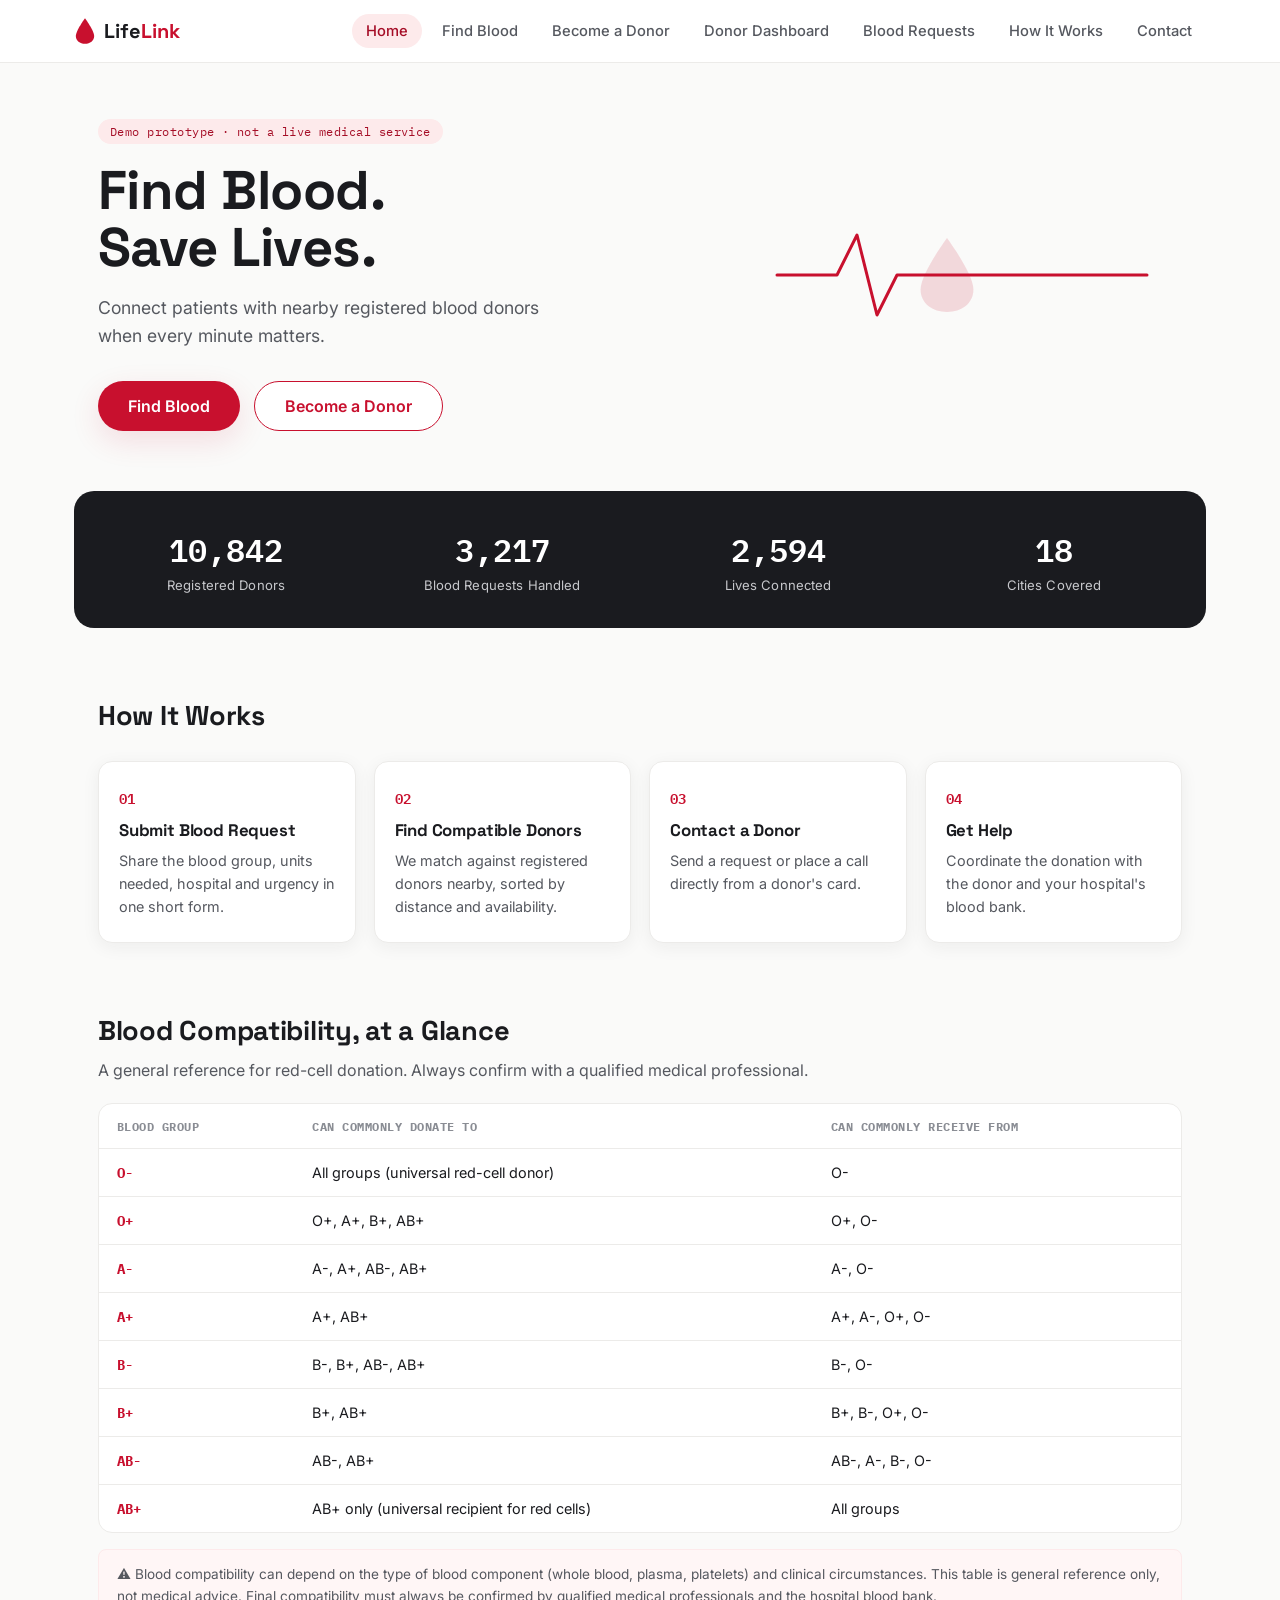
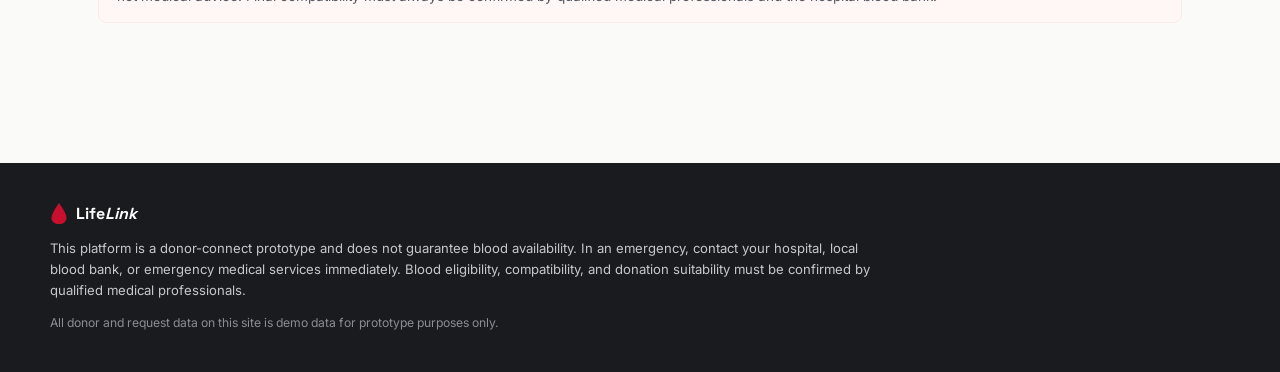
<file: index.html>
<!DOCTYPE html>
<html lang="en">
<head>
<meta charset="UTF-8">
<meta name="viewport" content="width=device-width, initial-scale=1.0">
<title>LifeLink — Smart Blood Donation Network</title>
<link rel="stylesheet" href="style.css">
<link rel="preconnect" href="https://fonts.googleapis.com">
<link href="https://fonts.googleapis.com/css2?family=Space+Grotesk:wght@500;600;700&family=Inter:wght@400;500;600;700&family=IBM+Plex+Mono:wght@500;600&display=swap" rel="stylesheet">
</head>
<body>

<!-- ============ NAVIGATION ============ -->
<header class="site-header">
  <div class="nav-wrap">
    <a href="#" class="brand" data-nav="home">
      <svg class="brand-drop" viewBox="0 0 24 28" width="22" height="26"><path d="M12 0C12 0 2 13.5 2 19.5C2 24.75 6.48 28 12 28C17.52 28 22 24.75 22 19.5C22 13.5 12 0 12 0Z"/></svg>
      <span>Life<em>Link</em></span>
    </a>

    <nav class="main-nav" id="mainNav">
      <a href="#" data-nav="home" class="nav-link active">Home</a>
      <a href="#" data-nav="find" class="nav-link">Find Blood</a>
      <a href="#" data-nav="register" class="nav-link">Become a Donor</a>
      <a href="#" data-nav="dashboard" class="nav-link">Donor Dashboard</a>
      <a href="#" data-nav="requests" class="nav-link">Blood Requests</a>
      <a href="#" data-nav="about" class="nav-link">How It Works</a>
      <a href="#" data-nav="contact" class="nav-link">Contact</a>
    </nav>

    <button class="hamburger" id="hamburgerBtn" aria-label="Toggle navigation">
      <span></span><span></span><span></span>
    </button>
  </div>
</header>

<main id="app">

  <!-- ============ HOME ============ -->
  <section class="page active" id="page-home">

    <div class="hero">
      <div class="hero-copy">
        <span class="eyebrow">Demo prototype · not a live medical service</span>
        <h1>Find Blood.<br>Save Lives.</h1>
        <p class="hero-sub">Connect patients with nearby registered blood donors when every minute matters.</p>
        <div class="hero-actions">
          <button class="btn btn-primary btn-lg" data-nav="find">Find Blood</button>
          <button class="btn btn-outline btn-lg" data-nav="register">Become a Donor</button>
        </div>
      </div>
      <div class="hero-visual" aria-hidden="true">
        <svg class="pulse-line" viewBox="0 0 400 120" preserveAspectRatio="none">
          <polyline points="0,60 90,60 110,20 130,100 150,60 400,60" fill="none"/>
        </svg>
        <svg class="hero-drop" viewBox="0 0 24 28"><path d="M12 0C12 0 2 13.5 2 19.5C2 24.75 6.48 28 12 28C17.52 28 22 24.75 22 19.5C22 13.5 12 0 12 0Z"/></svg>
      </div>
    </div>

    <section class="stats-strip">
      <div class="stat"><span class="stat-num" data-count="10842">0</span><span class="stat-label">Registered Donors</span></div>
      <div class="stat"><span class="stat-num" data-count="3217">0</span><span class="stat-label">Blood Requests Handled</span></div>
      <div class="stat"><span class="stat-num" data-count="2594">0</span><span class="stat-label">Lives Connected</span></div>
      <div class="stat"><span class="stat-num" data-count="18">0</span><span class="stat-label">Cities Covered</span></div>
    </section>

    <section class="how-section">
      <h2>How It Works</h2>
      <div class="steps-grid">
        <div class="step-card">
          <span class="step-index">01</span>
          <h3>Submit Blood Request</h3>
          <p>Share the blood group, units needed, hospital and urgency in one short form.</p>
        </div>
        <div class="step-card">
          <span class="step-index">02</span>
          <h3>Find Compatible Donors</h3>
          <p>We match against registered donors nearby, sorted by distance and availability.</p>
        </div>
        <div class="step-card">
          <span class="step-index">03</span>
          <h3>Contact a Donor</h3>
          <p>Send a request or place a call directly from a donor's card.</p>
        </div>
        <div class="step-card">
          <span class="step-index">04</span>
          <h3>Get Help</h3>
          <p>Coordinate the donation with the donor and your hospital's blood bank.</p>
        </div>
      </div>
    </section>

    <section class="compat-section">
      <h2>Blood Compatibility, at a Glance</h2>
      <p class="section-sub">A general reference for red-cell donation. Always confirm with a qualified medical professional.</p>
      <div class="compat-table-wrap">
        <table class="compat-table">
          <thead><tr><th>Blood Group</th><th>Can commonly donate to</th><th>Can commonly receive from</th></tr></thead>
          <tbody id="compatTableBody"></tbody>
        </table>
      </div>
      <p class="disclaimer-note">⚠️ Blood compatibility can depend on the type of blood component (whole blood, plasma, platelets) and clinical circumstances. This table is general reference only, not medical advice. Final compatibility must always be confirmed by qualified medical professionals and the hospital blood bank.</p>
    </section>

  </section>

  <!-- ============ FIND BLOOD ============ -->
  <section class="page" id="page-find">
    <div class="page-head">
      <h1>Find Blood</h1>
      <p>Search registered donors near your hospital or locality.</p>
    </div>

    <div class="emergency-banner">
      🚨 <strong>Emergency?</strong> This platform does not guarantee blood availability. For urgent medical situations, contact your hospital, local blood bank, or emergency services immediately.
    </div>

    <div class="find-layout">
      <form class="card form-card" id="findForm">
        <h2>Request Details</h2>

        <label>Patient Name
          <input type="text" id="fPatientName" placeholder="e.g. Anita Sharma" required>
        </label>

        <label>Required Blood Group
          <select id="fBloodGroup" required>
            <option value="">Select blood group</option>
            <option>A+</option><option>A-</option>
            <option>B+</option><option>B-</option>
            <option>AB+</option><option>AB-</option>
            <option>O+</option><option>O-</option>
          </select>
        </label>

        <div class="form-row">
          <label>Units Required
            <input type="number" id="fUnits" min="1" max="10" value="1" required>
          </label>
          <label>Urgency
            <select id="fUrgency" required>
              <option value="Normal">Normal</option>
              <option value="Urgent">Urgent</option>
              <option value="Critical">Critical</option>
            </select>
          </label>
        </div>

        <label>Hospital Name
          <input type="text" id="fHospital" placeholder="e.g. City Hospital" required>
        </label>

        <div class="form-row">
          <label>City
            <select id="fCity" required>
              <option value="">Select city</option>
              <option>Delhi</option><option>Noida</option><option>Gurugram</option>
            </select>
          </label>
          <label>Area / Pincode
            <input type="text" id="fArea" placeholder="e.g. Rohini or 110085">
          </label>
        </div>

        <label>Contact Number
          <input type="tel" id="fContact" placeholder="10-digit mobile number" required pattern="[0-9]{10}">
        </label>

        <button type="submit" class="btn btn-primary btn-full">Find Donors</button>
        <p class="form-error" id="findFormError"></p>
      </form>

      <div class="results-col">
        <div class="results-toolbar" id="resultsToolbar" style="display:none;">
          <span id="resultsCount"></span>
          <select id="sortSelect">
            <option value="distance">Sort: Nearest first</option>
            <option value="available">Sort: Available donors first</option>
            <option value="recent">Sort: Recently active</option>
          </select>
        </div>
        <div class="donor-results" id="donorResults">
          <div class="empty-state">
            <svg viewBox="0 0 24 28" width="40" height="46"><path d="M12 0C12 0 2 13.5 2 19.5C2 24.75 6.48 28 12 28C17.52 28 22 24.75 22 19.5C22 13.5 12 0 12 0Z"/></svg>
            <p>Fill the form to search for compatible, nearby donors.</p>
          </div>
        </div>
      </div>
    </div>

    <p class="disclaimer-note footer-disclaimer">This platform is a donor-connect prototype and does not guarantee blood availability. In an emergency, contact your hospital, local blood bank, or emergency medical services immediately. Blood eligibility, compatibility, and donation suitability must be confirmed by qualified medical professionals.</p>
  </section>

  <!-- ============ REGISTER AS DONOR ============ -->
  <section class="page" id="page-register">
    <div class="page-head">
      <h1>Become a Donor</h1>
      <p>Register once — help save lives whenever you're available.</p>
    </div>

    <form class="card form-card wide" id="registerForm">
      <div class="form-row">
        <label>Full Name
          <input type="text" id="rName" required>
        </label>
        <label>Age
          <input type="number" id="rAge" min="18" max="65" required>
        </label>
      </div>

      <div class="form-row">
        <label>Blood Group
          <select id="rBloodGroup" required>
            <option value="">Select blood group</option>
            <option>A+</option><option>A-</option>
            <option>B+</option><option>B-</option>
            <option>AB+</option><option>AB-</option>
            <option>O+</option><option>O-</option>
          </select>
        </label>
        <label>Phone Number
          <input type="tel" id="rPhone" placeholder="10-digit mobile number" pattern="[0-9]{10}" required>
        </label>
      </div>

      <div class="form-row">
        <label>City
          <select id="rCity" required>
            <option value="">Select city</option>
            <option>Delhi</option><option>Noida</option><option>Gurugram</option>
          </select>
        </label>
        <label>Area
          <input type="text" id="rArea" placeholder="e.g. Dwarka" required>
        </label>
      </div>

      <div class="form-row">
        <label>Pincode
          <input type="text" id="rPincode" placeholder="e.g. 110075">
        </label>
        <label>Email
          <input type="email" id="rEmail" required>
        </label>
      </div>

      <div class="form-row">
        <label>Last Donation Date
          <input type="date" id="rLastDonation">
        </label>
        <label>Availability
          <select id="rAvailability" required>
            <option value="true">Available now</option>
            <option value="false">Not available currently</option>
          </select>
        </label>
      </div>

      <label>Profile Photo <span class="optional-tag">optional</span>
        <input type="file" id="rPhoto" accept="image/*">
      </label>

      <label class="checkbox-row">
        <input type="checkbox" id="rConsent" required>
        <span>I agree to be contacted for blood donation requests.</span>
      </label>

      <p class="privacy-note">🔒 We only store what's needed to match you with nearby requests. Your phone number is never shown publicly — requesters contact you through the platform.</p>

      <button type="submit" class="btn btn-primary btn-full">Register as Donor</button>
      <p class="form-error" id="registerFormError"></p>
    </form>
  </section>

  <!-- ============ DONOR DASHBOARD ============ -->
  <section class="page" id="page-dashboard">
    <div class="page-head">
      <h1 id="dashboardWelcome">Donor Dashboard</h1>
      <p>Manage your availability and respond to nearby requests.</p>
    </div>

    <div id="dashboardContent"></div>
  </section>

  <!-- ============ BLOOD REQUESTS ============ -->
  <section class="page" id="page-requests">
    <div class="page-head">
      <h1>Active Blood Requests</h1>
      <p>Live requests from patients and hospitals near you.</p>
    </div>
    <div class="requests-grid" id="requestsGrid"></div>
  </section>

  <!-- ============ ABOUT ============ -->
  <section class="page" id="page-about">
    <div class="page-head">
      <h1>How LifeLink Works</h1>
      <p>A donor-connect layer that sits between patients and the hospital blood bank — never a replacement for either.</p>
    </div>

    <div class="about-grid">
      <div class="card about-card">
        <h3>For patients &amp; families</h3>
        <p>When a hospital doesn't have your required blood type in stock, LifeLink helps you quickly reach nearby registered donors who match your need, so you can coordinate directly while the hospital handles the medical process.</p>
      </div>
      <div class="card about-card">
        <h3>For donors</h3>
        <p>Register once, set your availability, and get notified about nearby requests that match your blood group — donate on your own terms, whenever you're able to.</p>
      </div>
      <div class="card about-card">
        <h3>What this platform is not</h3>
        <p>LifeLink is a prototype donor directory. It does not verify medical eligibility, guarantee blood availability, or replace a hospital blood bank. Always confirm compatibility and eligibility with medical professionals.</p>
      </div>
    </div>

    <section class="compat-section">
      <h2>Blood Compatibility Reference</h2>
      <div class="compat-table-wrap">
        <table class="compat-table">
          <thead><tr><th>Blood Group</th><th>Can commonly donate to</th><th>Can commonly receive from</th></tr></thead>
          <tbody id="compatTableBodyAbout"></tbody>
        </table>
      </div>
      <p class="disclaimer-note">⚠️ Blood compatibility can depend on the type of blood component and clinical circumstances. Final compatibility must always be confirmed by qualified medical professionals and the hospital blood bank.</p>
    </section>
  </section>

  <!-- ============ CONTACT ============ -->
  <section class="page" id="page-contact">
    <div class="page-head">
      <h1>Contact</h1>
      <p>Questions about the prototype, or want to report an issue?</p>
    </div>

    <form class="card form-card" id="contactForm">
      <label>Name
        <input type="text" id="cName" required>
      </label>
      <label>Email
        <input type="email" id="cEmail" required>
      </label>
      <label>Message
        <textarea id="cMessage" rows="5" required></textarea>
      </label>
      <button type="submit" class="btn btn-primary btn-full">Send Message</button>
      <p class="form-error" id="contactFormError"></p>
    </form>

    <div class="card contact-emergency">
      <h3>Medical emergency?</h3>
      <p>Don't wait on this form. Call your hospital or local emergency services immediately.</p>
    </div>
  </section>

</main>

<!-- ============ FOOTER ============ -->
<footer class="site-footer">
  <div class="footer-wrap">
    <div class="footer-brand">
      <svg class="brand-drop" viewBox="0 0 24 28" width="18" height="21"><path d="M12 0C12 0 2 13.5 2 19.5C2 24.75 6.48 28 12 28C17.52 28 22 24.75 22 19.5C22 13.5 12 0 12 0Z"/></svg>
      <span>Life<em>Link</em></span>
    </div>
    <p class="footer-disclaimer">This platform is a donor-connect prototype and does not guarantee blood availability. In an emergency, contact your hospital, local blood bank, or emergency medical services immediately. Blood eligibility, compatibility, and donation suitability must be confirmed by qualified medical professionals.</p>
    <p class="footer-demo-tag">All donor and request data on this site is demo data for prototype purposes only.</p>
  </div>
</footer>

<!-- ============ MODAL ============ -->
<div class="modal-overlay" id="modalOverlay">
  <div class="modal-box">
    <button class="modal-close" id="modalClose" aria-label="Close">&times;</button>
    <div id="modalContent"></div>
  </div>
</div>

<!-- ============ TOAST ============ -->
<div class="toast" id="toast"></div>

<script src="script.js"></script>
</body>
</html>
</file>
<file: style.css>
:root{
  --red-600: #C8102E;
  --red-700: #A50D26;
  --red-100: #FDEAEB;
  --red-50:  #FFF6F6;
  --ink-900: #1A1B1F;
  --ink-600: #55585F;
  --ink-400: #8A8D94;
  --line: #ECEBE9;
  --surface: #FFFFFF;
  --bg: #FAFAF9;
  --ok-green: #1E8E5A;
  --warn-amber: #B8791A;
  --crit-red: #C8102E;

  --font-display: 'Space Grotesk', sans-serif;
  --font-body: 'Inter', sans-serif;
  --font-mono: 'IBM Plex Mono', monospace;

  --radius-lg: 20px;
  --radius-md: 14px;
  --radius-sm: 8px;
  --shadow-soft: 0 4px 18px rgba(26,27,31,0.06);
  --shadow-lift: 0 10px 30px rgba(200,16,46,0.12);
}

*{box-sizing:border-box;}
html{scroll-behavior:smooth;}
body{
  margin:0;
  font-family:var(--font-body);
  color:var(--ink-900);
  background:var(--bg);
  -webkit-font-smoothing:antialiased;
}
h1,h2,h3{font-family:var(--font-display); margin:0; letter-spacing:-0.01em;}
p{color:var(--ink-600); line-height:1.6; margin:0;}
a{text-decoration:none; color:inherit;}
button{font-family:inherit; cursor:pointer;}
:focus-visible{outline:2px solid var(--red-600); outline-offset:2px;}

@media (prefers-reduced-motion: reduce){
  *{animation-duration:0.001ms !important; transition-duration:0.001ms !important;}
}

/* ============ HEADER / NAV ============ */
.site-header{
  position:sticky; top:0; z-index:100;
  background:rgba(255,255,255,0.92);
  backdrop-filter:blur(8px);
  border-bottom:1px solid var(--line);
}
.nav-wrap{
  max-width:1180px; margin:0 auto;
  display:flex; align-items:center; justify-content:space-between;
  padding:14px 24px;
}
.brand{
  display:flex; align-items:center; gap:8px;
  font-family:var(--font-display); font-weight:700; font-size:1.25rem;
  color:var(--ink-900);
}
.brand em{font-style:normal; color:var(--red-600);}
.brand-drop path, .hero-drop path{fill:var(--red-600);}
.main-nav{display:flex; gap:6px;}
.nav-link{
  padding:8px 14px; border-radius:999px; font-size:0.92rem; font-weight:500;
  color:var(--ink-600); transition:background .15s, color .15s;
}
.nav-link:hover{background:var(--red-50); color:var(--red-600);}
.nav-link.active{background:var(--red-100); color:var(--red-700);}

.hamburger{
  display:none; flex-direction:column; gap:5px; background:none; border:none; padding:8px;
}
.hamburger span{width:22px; height:2px; background:var(--ink-900); border-radius:2px;}

/* ============ PAGES ============ */
.page{display:none; max-width:1180px; margin:0 auto; padding:0 24px 60px;}
.page.active{display:block; animation:fadeIn .35s ease;}
@keyframes fadeIn{from{opacity:0; transform:translateY(6px);} to{opacity:1; transform:translateY(0);}}

.page-head{padding:48px 0 28px;}
.page-head h1{font-size:2rem; margin-bottom:8px;}

/* ============ HERO ============ */
.hero{
  max-width:1180px; margin:0 auto; padding:56px 24px 40px;
  display:grid; grid-template-columns:1.1fr 0.9fr; gap:40px; align-items:center;
}
.eyebrow{
  display:inline-block; font-family:var(--font-mono); font-size:0.72rem; letter-spacing:0.04em;
  color:var(--red-700); background:var(--red-100); padding:5px 12px; border-radius:999px; margin-bottom:18px;
}
.hero-copy h1{font-size:3.4rem; line-height:1.05; font-weight:700;}
.hero-sub{font-size:1.1rem; margin:18px 0 30px; max-width:480px;}
.hero-actions{display:flex; gap:14px; flex-wrap:wrap;}

.hero-visual{position:relative; height:260px; display:flex; align-items:center; justify-content:center;}
.pulse-line{width:100%; max-width:400px; overflow:visible;}
.pulse-line polyline{
  stroke:var(--red-600); stroke-width:3; stroke-linecap:round; stroke-linejoin:round;
  stroke-dasharray:900; stroke-dashoffset:900;
  animation:drawLine 2.6s ease-out forwards infinite;
}
@keyframes drawLine{
  0%{stroke-dashoffset:900;}
  60%{stroke-dashoffset:0;}
  100%{stroke-dashoffset:-30;}
}
.hero-drop{width:64px; height:74px; position:absolute; opacity:0.14;}
.hero-drop path{fill:var(--red-600);}

/* ============ BUTTONS ============ */
.btn{
  display:inline-flex; align-items:center; justify-content:center;
  border-radius:999px; border:none; font-weight:600; font-size:0.95rem;
  padding:12px 24px; transition:transform .12s ease, box-shadow .12s ease, background .12s ease;
}
.btn:hover{transform:translateY(-1px);}
.btn:active{transform:translateY(0);}
.btn-primary{background:var(--red-600); color:#fff; box-shadow:var(--shadow-lift);}
.btn-primary:hover{background:var(--red-700);}
.btn-outline{background:#fff; color:var(--red-600); border:1.5px solid var(--red-600);}
.btn-outline:hover{background:var(--red-50);}
.btn-lg{padding:14px 30px; font-size:1rem;}
.btn-full{width:100%; margin-top:8px;}
.btn-sm{padding:8px 16px; font-size:0.85rem;}
.btn-ghost{background:var(--line); color:var(--ink-700, var(--ink-900));}
.btn-ghost:hover{background:#e2e1de;}

/* ============ STATS ============ */
.stats-strip{
  max-width:1180px; margin:20px auto 0; padding:34px 24px;
  display:grid; grid-template-columns:repeat(4,1fr); gap:20px;
  background:var(--ink-900); border-radius:var(--radius-lg);
}
.stat{text-align:center; color:#fff;}
.stat-num{
  display:block; font-family:var(--font-mono); font-size:2rem; font-weight:600;
  color:#fff;
}
.stat-label{font-size:0.82rem; color:#C7C8CC; letter-spacing:0.01em;}

/* ============ HOW IT WORKS ============ */
.how-section{max-width:1180px; margin:70px auto 0; padding:0 24px;}
.how-section h2, .compat-section h2{font-size:1.7rem; margin-bottom:10px;}
.steps-grid{
  display:grid; grid-template-columns:repeat(4,1fr); gap:18px; margin-top:28px;
}
.step-card{
  background:var(--surface); border:1px solid var(--line); border-radius:var(--radius-md);
  padding:24px 20px; box-shadow:var(--shadow-soft);
}
.step-index{
  font-family:var(--font-mono); color:var(--red-600); font-weight:600; font-size:0.85rem;
}
.step-card h3{font-size:1.05rem; margin:10px 0 8px;}
.step-card p{font-size:0.9rem;}

/* ============ COMPATIBILITY TABLE ============ */
.compat-section{max-width:1180px; margin:70px auto 0; padding:0 24px 20px;}
.section-sub{margin-bottom:20px;}
.compat-table-wrap{
  overflow-x:auto; border:1px solid var(--line); border-radius:var(--radius-md); background:#fff;
}
.compat-table{width:100%; border-collapse:collapse; font-size:0.9rem;}
.compat-table th, .compat-table td{padding:14px 18px; text-align:left; border-bottom:1px solid var(--line);}
.compat-table th{font-family:var(--font-mono); font-size:0.78rem; color:var(--ink-400); text-transform:uppercase; letter-spacing:0.04em;}
.compat-table tr:last-child td{border-bottom:none;}
.compat-table td:first-child{font-weight:700; color:var(--red-600); font-family:var(--font-mono);}

.disclaimer-note{
  margin-top:16px; font-size:0.85rem; background:var(--red-50); border:1px solid var(--red-100);
  padding:14px 18px; border-radius:var(--radius-sm); color:var(--ink-600);
}

/* ============ EMERGENCY BANNER ============ */
.emergency-banner{
  background:var(--red-100); color:var(--red-700); border:1px solid #F6C6CB;
  padding:14px 18px; border-radius:var(--radius-sm); font-size:0.9rem; margin-bottom:28px;
}

/* ============ FORMS ============ */
.card{
  background:var(--surface); border:1px solid var(--line); border-radius:var(--radius-lg);
  box-shadow:var(--shadow-soft); padding:28px;
}
.form-card h2{font-size:1.2rem; margin-bottom:18px;}
.form-card{display:flex; flex-direction:column; gap:16px;}
.form-card.wide{max-width:720px; margin:0 auto;}
.form-row{display:grid; grid-template-columns:1fr 1fr; gap:16px;}
label{display:flex; flex-direction:column; gap:6px; font-size:0.85rem; font-weight:600; color:var(--ink-900);}
.optional-tag{font-weight:400; color:var(--ink-400); font-size:0.75rem;}
input, select, textarea{
  font-family:inherit; font-size:0.92rem; font-weight:400;
  padding:11px 13px; border:1.5px solid var(--line); border-radius:var(--radius-sm);
  background:#fff; color:var(--ink-900);
  transition:border-color .15s;
}
input:focus, select:focus, textarea:focus{border-color:var(--red-600);}
.checkbox-row{flex-direction:row; align-items:center; gap:10px; font-weight:400; font-size:0.87rem;}
.checkbox-row input{width:auto;}
.form-error{color:var(--red-600); font-size:0.85rem; min-height:1em;}
.privacy-note{font-size:0.82rem; background:var(--bg); border:1px solid var(--line); padding:12px 14px; border-radius:var(--radius-sm); color:var(--ink-600);}

/* ============ FIND BLOOD LAYOUT ============ */
.find-layout{display:grid; grid-template-columns:0.85fr 1.15fr; gap:28px; align-items:start;}
.results-toolbar{
  display:flex; justify-content:space-between; align-items:center; margin-bottom:14px; font-size:0.85rem; color:var(--ink-600);
}
.results-toolbar select{padding:7px 10px; font-size:0.82rem;}
.donor-results{display:flex; flex-direction:column; gap:14px;}

.empty-state{
  text-align:center; padding:60px 30px; color:var(--ink-400); border:1.5px dashed var(--line); border-radius:var(--radius-md);
}
.empty-state svg path{fill:var(--ink-400);}
.empty-state p{margin-top:12px; color:var(--ink-400);}
.no-match-box{
  padding:30px; border:1.5px dashed var(--line); border-radius:var(--radius-md); text-align:center;
}
.no-match-box h3{font-size:1.05rem; margin-bottom:8px;}
.no-match-box p{margin-bottom:18px;}
.no-match-actions{display:flex; flex-wrap:wrap; gap:10px; justify-content:center;}

/* ============ DONOR CARD ============ */
.donor-card{
  display:flex; align-items:center; gap:16px; padding:18px 20px;
  background:#fff; border:1px solid var(--line); border-radius:var(--radius-md); box-shadow:var(--shadow-soft);
  transition:box-shadow .15s, transform .15s;
}
.donor-card:hover{box-shadow:var(--shadow-lift); transform:translateY(-2px);}
.donor-avatar{
  width:52px; height:52px; border-radius:50%; background:var(--red-100); color:var(--red-700);
  display:flex; align-items:center; justify-content:center; font-family:var(--font-display); font-weight:700; font-size:1.05rem;
  flex-shrink:0;
}
.donor-info{flex:1; min-width:0;}
.donor-info h4{font-family:var(--font-display); font-size:1.02rem; margin-bottom:2px;}
.donor-meta{display:flex; flex-wrap:wrap; gap:8px; font-size:0.8rem; color:var(--ink-600); margin-top:6px;}
.tag{padding:3px 10px; border-radius:999px; font-size:0.75rem; font-weight:600;}
.tag-group{background:var(--red-100); color:var(--red-700); font-family:var(--font-mono);}
.tag-available{background:#E6F5EC; color:var(--ok-green);}
.tag-unavailable{background:#F1F1EF; color:var(--ink-400);}
.donor-actions{display:flex; flex-direction:column; gap:8px; flex-shrink:0;}

/* ============ REQUEST CARDS ============ */
.requests-grid{display:grid; grid-template-columns:repeat(auto-fill, minmax(280px,1fr)); gap:18px; padding-bottom:40px;}
.request-card{
  background:#fff; border:1px solid var(--line); border-radius:var(--radius-md); padding:20px; box-shadow:var(--shadow-soft);
  border-left:4px solid var(--line);
  display:flex; flex-direction:column; gap:10px;
}
.request-card.urgency-Normal{border-left-color:var(--ink-400);}
.request-card.urgency-Urgent{border-left-color:var(--warn-amber);}
.request-card.urgency-Critical{border-left-color:var(--crit-red);}
.request-top{display:flex; justify-content:space-between; align-items:flex-start;}
.request-group{font-family:var(--font-mono); font-size:1.3rem; font-weight:700; color:var(--red-600);}
.urgency-badge{font-size:0.72rem; font-weight:700; padding:4px 10px; border-radius:999px; text-transform:uppercase; letter-spacing:0.03em;}
.urgency-badge.urgency-Normal{background:#F1F1EF; color:var(--ink-600);}
.urgency-badge.urgency-Urgent{background:#FCEFDC; color:var(--warn-amber);}
.urgency-badge.urgency-Critical{background:var(--red-100); color:var(--crit-red);}
.request-detail{font-size:0.85rem; color:var(--ink-600);}
.request-detail strong{color:var(--ink-900);}
.request-time{font-size:0.75rem; color:var(--ink-400); font-family:var(--font-mono);}
.request-actions{display:flex; gap:8px; margin-top:6px;}

/* ============ DASHBOARD ============ */
.dashboard-cards{display:grid; grid-template-columns:repeat(auto-fit, minmax(180px,1fr)); gap:16px; margin-bottom:32px;}
.dash-card{
  background:#fff; border:1px solid var(--line); border-radius:var(--radius-md); padding:20px; box-shadow:var(--shadow-soft);
}
.dash-card .dash-label{font-size:0.78rem; color:var(--ink-400); text-transform:uppercase; letter-spacing:0.03em; font-family:var(--font-mono);}
.dash-card .dash-value{font-family:var(--font-display); font-size:1.4rem; margin-top:6px; font-weight:700;}

.availability-toggle{
  display:flex; align-items:center; gap:14px; background:#fff; border:1px solid var(--line);
  border-radius:var(--radius-md); padding:18px 22px; box-shadow:var(--shadow-soft); margin-bottom:32px;
}
.switch{position:relative; width:48px; height:26px; flex-shrink:0;}
.switch input{opacity:0; width:0; height:0;}
.slider{
  position:absolute; cursor:pointer; inset:0; background:var(--line); border-radius:999px; transition:.2s;
}
.slider::before{
  content:""; position:absolute; height:20px; width:20px; left:3px; top:3px; background:#fff; border-radius:50%; transition:.2s;
  box-shadow:0 1px 3px rgba(0,0,0,0.2);
}
.switch input:checked + .slider{background:var(--ok-green);}
.switch input:checked + .slider::before{transform:translateX(22px);}

.dashboard-empty{
  text-align:center; padding:50px 20px; color:var(--ink-400); border:1.5px dashed var(--line); border-radius:var(--radius-md);
}

/* ============ ABOUT ============ */
.about-grid{display:grid; grid-template-columns:repeat(3,1fr); gap:18px; margin-bottom:20px;}
.about-card h3{font-size:1.05rem; margin-bottom:10px;}
.about-card p{font-size:0.9rem;}

.contact-emergency{margin-top:20px; border-left:4px solid var(--red-600);}
.contact-emergency h3{font-size:1rem; margin-bottom:6px;}

/* ============ MODAL ============ */
.modal-overlay{
  position:fixed; inset:0; background:rgba(26,27,31,0.5); display:none; align-items:center; justify-content:center;
  z-index:1000; padding:20px;
}
.modal-overlay.open{display:flex; animation:fadeIn .2s ease;}
.modal-box{
  background:#fff; border-radius:var(--radius-lg); padding:30px; max-width:420px; width:100%;
  box-shadow:0 20px 50px rgba(0,0,0,0.25); position:relative; text-align:center;
}
.modal-close{
  position:absolute; top:14px; right:16px; background:none; border:none; font-size:1.3rem; color:var(--ink-400);
}
.modal-icon{font-size:2.2rem; margin-bottom:10px;}
.modal-box h3{font-size:1.15rem; margin-bottom:8px;}
.modal-box p{font-size:0.9rem; margin-bottom:6px;}
.modal-actions{margin-top:18px; display:flex; gap:10px; justify-content:center; flex-wrap:wrap;}

/* ============ TOAST ============ */
.toast{
  position:fixed; bottom:24px; left:50%; transform:translateX(-50%) translateY(20px);
  background:var(--ink-900); color:#fff; padding:12px 22px; border-radius:999px; font-size:0.88rem;
  opacity:0; pointer-events:none; transition:opacity .25s, transform .25s; z-index:1100;
}
.toast.show{opacity:1; transform:translateX(-50%) translateY(0);}

/* ============ FOOTER ============ */
.site-footer{background:var(--ink-900); color:#C7C8CC; margin-top:60px; padding:40px 24px;}
.footer-wrap{max-width:1180px; margin:0 auto;}
.footer-brand{display:flex; align-items:center; gap:8px; font-family:var(--font-display); font-weight:700; color:#fff; margin-bottom:14px;}
.footer-brand .brand-drop path{fill:var(--red-600);}
.footer-disclaimer{font-size:0.82rem; max-width:820px; line-height:1.6; color:#C7C8CC;}
.footer-demo-tag{font-size:0.76rem; margin-top:12px; color:#8A8D94;}

/* ============ RESPONSIVE ============ */
@media (max-width: 960px){
  .hero{grid-template-columns:1fr; text-align:center;}
  .hero-copy p{margin-left:auto; margin-right:auto;}
  .hero-actions{justify-content:center;}
  .stats-strip{grid-template-columns:repeat(2,1fr);}
  .steps-grid{grid-template-columns:repeat(2,1fr);}
  .find-layout{grid-template-columns:1fr;}
  .about-grid{grid-template-columns:1fr;}
}

@media (max-width: 720px){
  .main-nav{
    position:fixed; top:63px; left:0; right:0; background:#fff; border-bottom:1px solid var(--line);
    flex-direction:column; padding:10px 20px 20px; gap:2px;
    transform:translateY(-130%); opacity:0; transition:transform .25s ease, opacity .2s ease; pointer-events:none;
  }
  .main-nav.open{transform:translateY(0); opacity:1; pointer-events:auto;}
  .hamburger{display:flex;}
  .hero-copy h1{font-size:2.3rem;}
  .form-row{grid-template-columns:1fr;}
  .steps-grid{grid-template-columns:1fr;}
  .stats-strip{grid-template-columns:repeat(2,1fr); border-radius:var(--radius-md);}
  .donor-card{flex-wrap:wrap;}
  .donor-actions{flex-direction:row; width:100%;}
  .donor-actions .btn{flex:1;}
}
</file>
